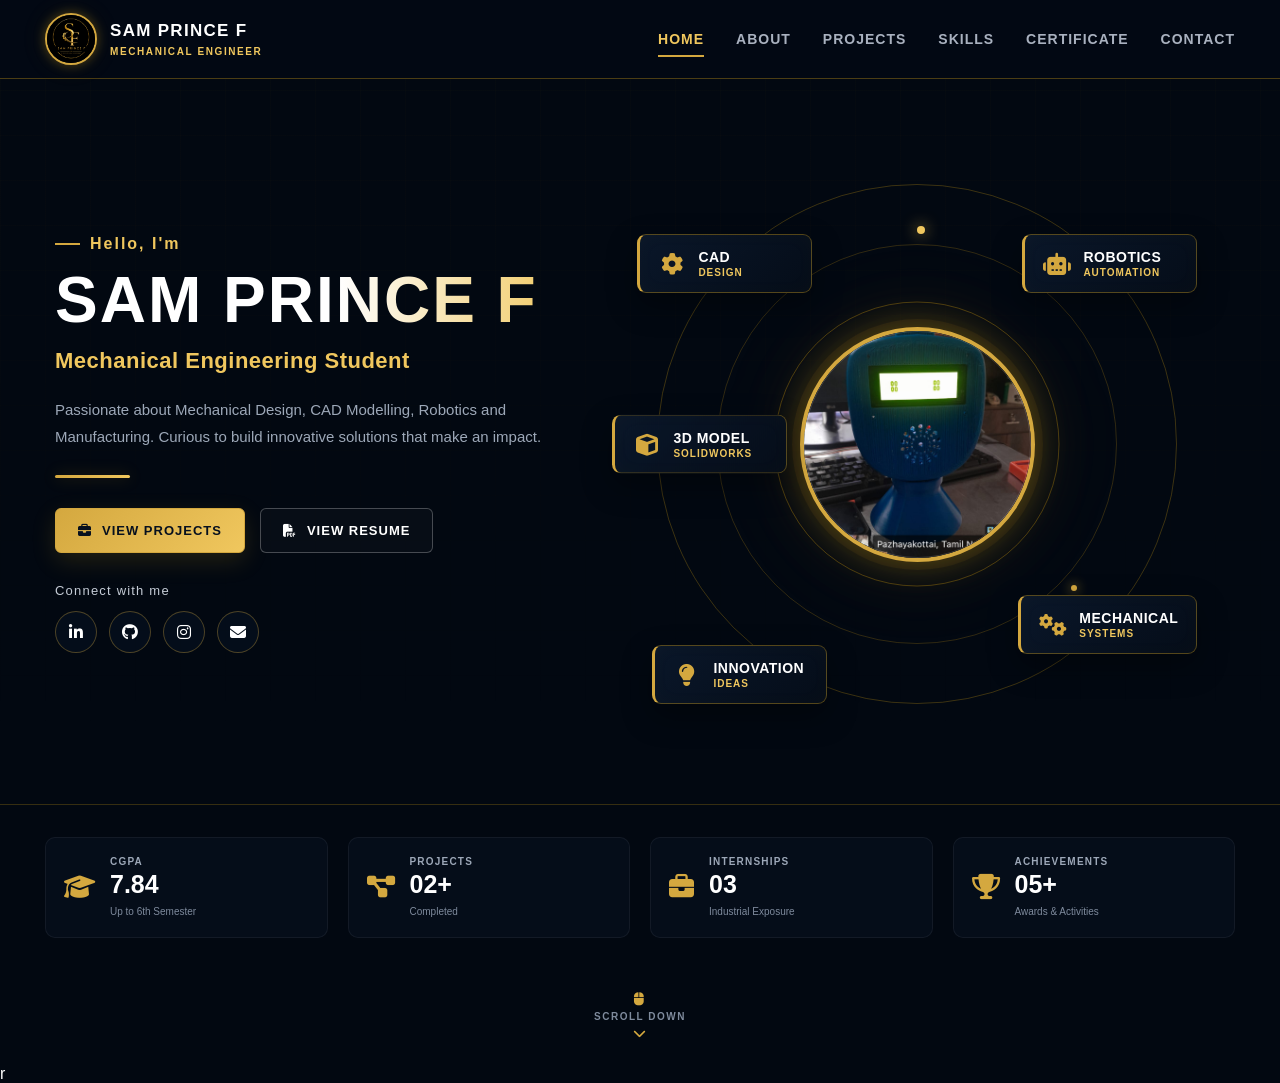
<file: index.html>
<!DOCTYPE html>
<html lang="en">

<head>
    <meta charset="UTF-8">
    <meta name="viewport" content="width=device-width, initial-scale=1.0">
    <title>Sam Prince F | Mechanical Engineering Student</title>

    <!-- Main CSS -->
    <link rel="stylesheet" href="style.css">

    <!-- Font Awesome -->
    <link rel="stylesheet" href="https://cdnjs.cloudflare.com/ajax/libs/font-awesome/6.5.2/css/all.min.css">

    <!-- Google Font -->
    <link href="https://fonts.googleapis.com/css2?family=Inter:wght@400;500;600;700;800&display=swap" rel="stylesheet">
</head>

<body>

    <!-- =========================================
         HEADER
    ========================================== -->
    <header>
        <nav class="navbar">

            <!-- Logo + Name -->
            <div class="brand">
                <div class="logo">
                    <a href="index.html">
                        <img src="logo.jpg.jpeg" alt="Sam Prince Logo">
                    </a>
                </div>
                <div class="brand-text">
                    <h3>SAM PRINCE F</h3>
                    <span>MECHANICAL ENGINEER</span>
                </div>
            </div>

            <!-- Navigation -->
            <ul class="nav-links">
                <li><a class="active" href="index.html">HOME</a></li>
                <li><a href="about.html">ABOUT</a></li>
                <li><a href="projects.html">PROJECTS</a></li>
                <li><a href="skills.html">SKILLS</a></li>
                <li><a href="certificate.html">CERTIFICATE</a></li>
                <li><a href="contact.html">CONTACT</a></li>
            </ul>

        </nav>
    </header>


    <!-- =========================================
         MAIN CONTENT
    ========================================== -->
    <main>

        <!-- =========================================
             HERO SECTION
        ========================================== -->
        <section class="hero">

            <!-- LEFT SIDE TEXT CONTENT -->
            <div class="hero-content">

                <p class="hello">Hello, I'm</p>
                <h1>SAM PRINCE F</h1>
                <h2>Mechanical Engineering Student</h2>

                <p class="description">
                    Passionate about Mechanical Design, CAD Modelling,
                    Robotics and Manufacturing. Curious to build innovative
                    solutions that make an impact.
                </p>

                <div class="gold-line"></div>

                <!-- BUTTONS -->
                <div class="buttons">
                    <a href="projects.html" class="btn gold-btn">
                        <i class="fa-solid fa-briefcase"></i>
                        <span>VIEW PROJECTS</span>
                    </a>

                    <a href="resume.pdf" target="_blank" rel="noopener noreferrer" class="btn resume-btn">
                        <i class="fa-solid fa-file-pdf"></i>
                        <span>VIEW RESUME</span>
                    </a>
                </div>

                <p class="connect">Connect with me</p>

                <!-- SOCIAL LINKS -->
                <div class="social">
                    <a href="#" aria-label="LinkedIn"><i class="fa-brands fa-linkedin-in"></i></a>
                    <a href="#" aria-label="GitHub"><i class="fa-brands fa-github"></i></a>
                    <a href="#" aria-label="Instagram"><i class="fa-brands fa-instagram"></i></a>
                    <a href="mailto:your-email@example.com" aria-label="Email"><i class="fa-solid fa-envelope"></i></a>
                </div>

            </div>


            <!-- =====================================
                 RIGHT SIDE DESIGN
                 PROJECT PHOTO INSIDE CENTER ROUND
                 + FLOATING TECH CARDS
            ====================================== -->
            <div class="hero-visual">

                <!-- CONCENTRIC ARCS -->
                <div class="circle circle1"></div>
                <div class="circle circle2"></div>
                <div class="circle circle3"></div>

                <!-- CENTER PROJECT PHOTO -->
                <div class="project-frame">
                    <img src="og project.jpeg" alt="OG Project">
                </div>

                <!-- CAD CARD -->
                <div class="tech-card cad-card">
                    <i class="fa-solid fa-gear"></i>
                    <div>
                        <strong>CAD</strong>
                        <span>DESIGN</span>
                    </div>
                </div>

                <!-- ROBOTICS CARD -->
                <div class="tech-card robotics-card">
                    <i class="fa-solid fa-robot"></i>
                    <div>
                        <strong>ROBOTICS</strong>
                        <span>AUTOMATION</span>
                    </div>
                </div>

                <!-- 3D MODEL CARD -->
                <div class="tech-card model-card">
                    <i class="fa-solid fa-cube"></i>
                    <div>
                        <strong>3D MODEL</strong>
                        <span>SOLIDWORKS</span>
                    </div>
                </div>

                <!-- MECHANICAL CARD -->
                <div class="tech-card mechanical-card">
                    <i class="fa-solid fa-cogs"></i>
                    <div>
                        <strong>MECHANICAL</strong>
                        <span>SYSTEMS</span>
                    </div>
                </div>

                <!-- INNOVATION CARD -->
                <div class="tech-card innovation-card">
                    <i class="fa-solid fa-lightbulb"></i>
                    <div>
                        <strong>INNOVATION</strong>
                        <span>IDEAS</span>
                    </div>
                </div>

            </div>

        </section>


        <!-- =========================================
             STATS SECTION
        ========================================== -->
        <section class="stats">

            <div class="stat">
                <i class="fa-solid fa-graduation-cap"></i>
                <div>
                    <p>CGPA</p>
                    <h2>7.84</h2>
                    <span>Up to 6th Semester</span>
                </div>
            </div>

            <div class="stat">
                <i class="fa-solid fa-diagram-project"></i>
                <div>
                    <p>PROJECTS</p>
                    <h2>02+</h2>
                    <span>Completed</span>
                </div>
            </div>

            <div class="stat">
                <i class="fa-solid fa-briefcase"></i>
                <div>
                    <p>INTERNSHIPS</p>
                    <h2>03</h2>
                    <span>Industrial Exposure</span>
                </div>
            </div>

            <div class="stat">
                <i class="fa-solid fa-trophy"></i>
                <div>
                    <p>ACHIEVEMENTS</p>
                    <h2>05+</h2>
                    <span>Awards &amp; Activities</span>
                </div>
            </div>

        </section>


        <!-- =========================================
             SCROLL DOWN
        ========================================== -->
        <div class="scroll">
            <i class="fa-solid fa-computer-mouse"></i>
            <span>SCROLL DOWN</span>
            <i class="fa-solid fa-chevron-down"></i>
        </div>

    </main>

    <!-- JavaScript -->
    <script src="script.js"></script>

</body>

</html>r
</file>
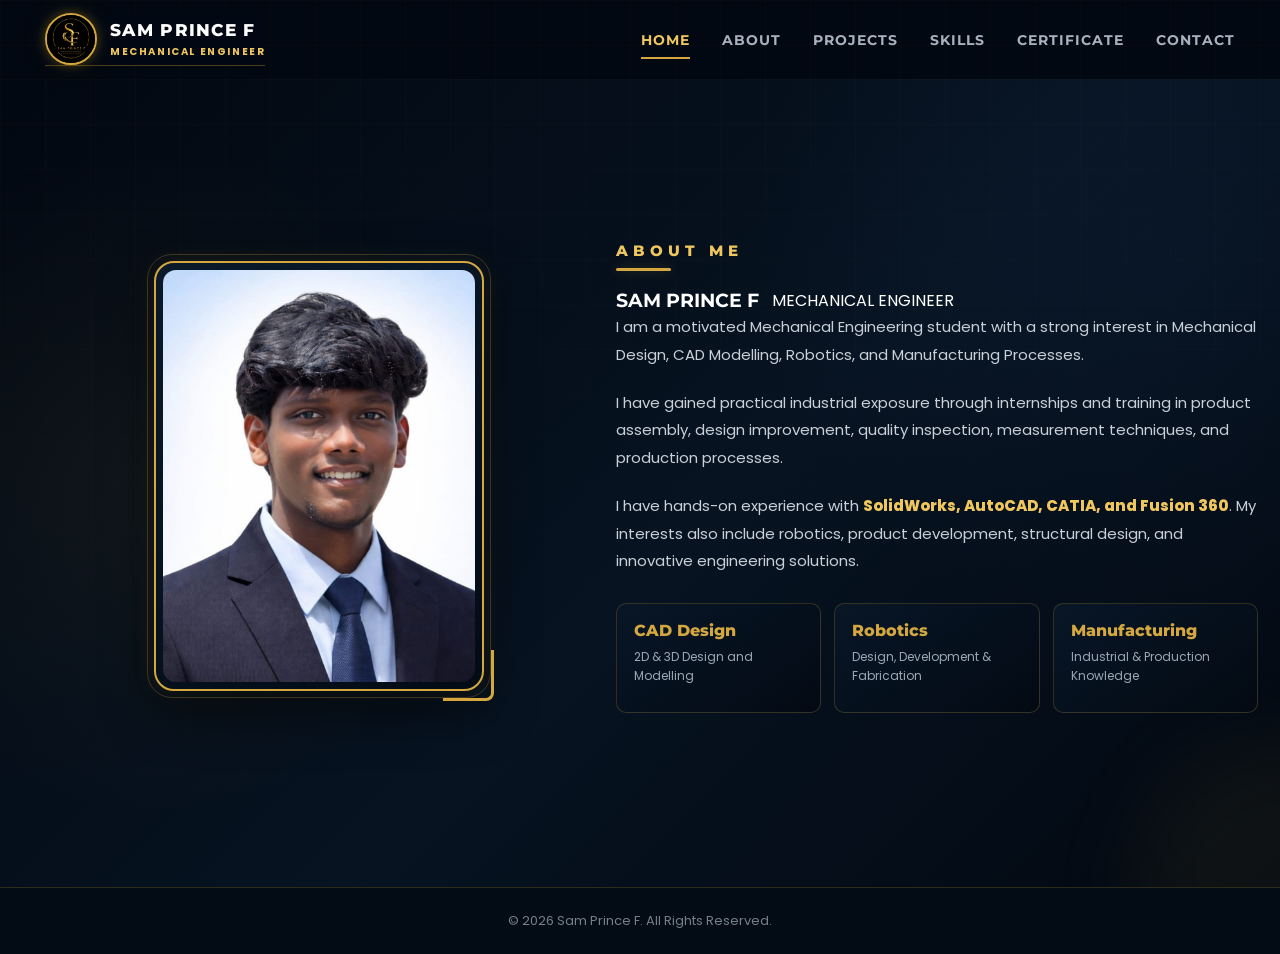
<file: about.html>
<!DOCTYPE html>
<html lang="en">
<head>
    <meta charset="UTF-8">
    <meta name="viewport" content="width=device-width, initial-scale=1.0">

    <title>About | Sam Prince F</title>

    <link rel="stylesheet" href="style.css">
     <link rel="preconnect" href="https://fonts.googleapis.com">
<link rel="preconnect" href="https://fonts.gstatic.com" crossorigin>

<link href="https://fonts.googleapis.com/css2?family=Montserrat:wght@400;500;600;700&family=Poppins:wght@400;500;600;700&display=swap" rel="stylesheet">
    <nav class="navbar">

</head>

<body>

    
<header>
   
        <!-- Logo + Name -->
       <div class="brand">

    <div class="logo">
        <a href="about.html">
            <img src="logo.jpg.jpeg" alt="Sam Prince F Logo">
        </a>
    </div>

    <div class="brand-text">
        <h3>SAM PRINCE F</h3>
        <span>MECHANICAL ENGINEER</span>
    </div>

</div>
</header>
</header>

        <!-- Navigation -->
        <ul class="nav-links">

            <li>
                <a class="active" href="index.html">HOME</a>
            </li>

            <li>
                <a href="about.html">ABOUT</a>
            </li>

            <li>
                <a href="projects.html">PROJECTS</a>
            </li>

            <li>
                <a href="skills.html">SKILLS</a>
            </li>

            <li>
                <a href="certificate.html">CERTIFICATE</a>
            </li>
            <li>
                <a href="contact.html">CONTACT</a>
            </li>


        </ul>

    </nav>
</header>


    <!-- ABOUT -->

    <section class="about-page">

        <div class="about-wrapper">

            <!-- PHOTO -->
            <div class="about-photo">

                <div class="photo-frame">
                    <img src="sam.jpg.jpeg" alt="Sam Prince F">
                </div>

            </div>


            <!-- CONTENT -->
            <div class="about-text">

                <p class="gold-title">ABOUT ME</p>

               <div class="brand">
    <h3>SAM PRINCE F</h3>
    <span>MECHANICAL ENGINEER</span>
</div>
                <p>
                    I am a motivated Mechanical Engineering student with a
                    strong interest in Mechanical Design, CAD Modelling,
                    Robotics, and Manufacturing Processes.
                </p>

                <p>
                    I have gained practical industrial exposure through
                    internships and training in product assembly, design
                    improvement, quality inspection, measurement techniques,
                    and production processes.
                </p>

                <p>
                    I have hands-on experience with
                    <strong>SolidWorks, AutoCAD, CATIA, and Fusion 360</strong>.
                    My interests also include robotics, product development,
                    structural design, and innovative engineering solutions.
                </p>


                <!-- HIGHLIGHTS -->

                <div class="about-cards">

                    <div class="about-card">
                        <h3>CAD Design</h3>
                        <p>2D & 3D Design and Modelling</p>
                    </div>

                    <div class="about-card">
                        <h3>Robotics</h3>
                        <p>Design, Development & Fabrication</p>
                    </div>

                    <div class="about-card">
                        <h3>Manufacturing</h3>
                        <p>Industrial & Production Knowledge</p>
                    </div>

                </div>

            </div>

        </div>

    </section>


    <!-- FOOTER -->

    <footer>
        <p>© 2026 Sam Prince F. All Rights Reserved.</p>
    </footer>

</body>
</html>
</file>
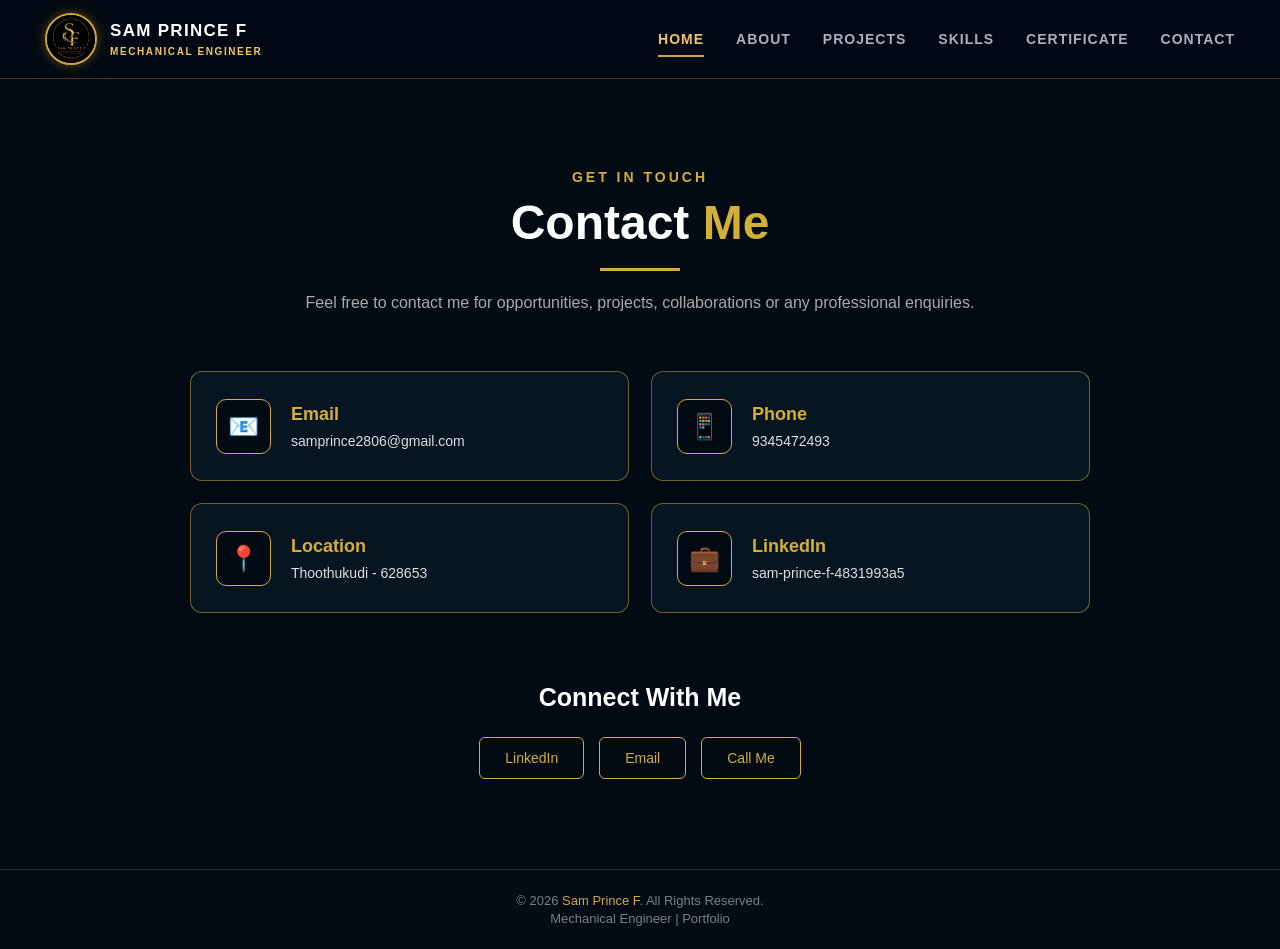
<file: contact.html>
<!DOCTYPE html>
<html lang="en">
<head>
    <meta charset="UTF-8">
    <meta name="viewport" content="width=device-width, initial-scale=1.0">

    <title>Contact | Sam Prince F</title>

    <link rel="stylesheet" href="style.css">
</head>
<!-- NAVBAR -->

<header>
    <nav class="navbar">

        <!-- Logo + Name -->
        <div class="brand">

            <div class="logo">
                <a href="index.html">
                    <img src="logo.jpg.jpeg" alt="Sam Prince Logo">
                </a>
            </div>
               <div class="brand-text">
        <h3>SAM PRINCE F</h3>
        <span>MECHANICAL ENGINEER</span>
    </div>


        </div>

        <!-- Navigation -->
        <ul class="nav-links">

            <li>
                <a class="active" href="index.html">HOME</a>
            </li>

            <li>
                <a href="about.html">ABOUT</a>
            </li>

            <li>
                <a href="projects.html">PROJECTS</a>
            </li>

            <li>
                <a href="skills.html">SKILLS</a>
            </li>

            <li>
                <a href="certificate.html">CERTIFICATE</a>
            </li>
            <li>
                <a href="contact.html">CONTACT</a>
            </li>


        </ul>

    </nav>
</header>


    <!-- ================= HEADER ================= -->

   


    <!-- ================= CONTACT SECTION ================= -->

    <section class="contact">

        <div class="contact-title">
            <p>GET IN TOUCH</p>
            <h1>Contact <span>Me</span></h1>

            <div class="title-line"></div>

            <p class="description">
                Feel free to contact me for opportunities, projects,
                collaborations or any professional enquiries.
            </p>
        </div>


        <div class="contact-container">

            <!-- EMAIL -->

            <a href="mailto:samprince2806@gmail.com"
               class="contact-card">

                <div class="contact-icon">
                    📧
                </div>

                <div class="contact-info">
                    <h3>Email</h3>
                    <p>samprince2806@gmail.com</p>
                </div>

            </a>


            <!-- PHONE -->

            <a href="tel:9345472493"
               class="contact-card">

                <div class="contact-icon">
                    📱
                </div>

                <div class="contact-info">
                    <h3>Phone</h3>
                    <p>9345472493</p>
                </div>

            </a>


            <!-- LOCATION -->

            <div class="contact-card">

                <div class="contact-icon">
                    📍
                </div>

                <div class="contact-info">
                    <h3>Location</h3>
                    <p>Thoothukudi - 628653</p>
                </div>

            </div>


            <!-- LINKEDIN -->

            <a href="https://www.linkedin.com/in/sam-prince-f-4831993a5/" 

               target="_blank"
               rel="noopener noreferrer"
               class="contact-card">

                <div class="contact-icon">
                    💼
                </div>

                <div class="contact-info">
                    <h3>LinkedIn</h3>
                    <p>sam-prince-f-4831993a5</p>
                </div>

            </a>

        </div>


        <!-- ================= SOCIAL LINKS ================= -->

        <div class="social-section">

            <h2>Connect With Me</h2>

            <div class="social-links">

                <a href="https://www.linkedin.com/in/sam-prince-f-4831993a5/"
                   target="_blank"
                   rel="noopener noreferrer">
                    LinkedIn
                </a>

                <a href="mailto:samprince2806@gmail.com">
                    Email
                </a>

                <a href="tel:9345472493">
                    Call Me
                </a>

            </div>

        </div>

    </section>


    <!-- ================= FOOTER ================= -->

    <footer class="footer">

        <p>
            © 2026 <span>Sam Prince F</span>. All Rights Reserved.
        </p>

        <p>
            Mechanical Engineer | Portfolio
        </p>

    </footer>


</body>
</html>
</file>
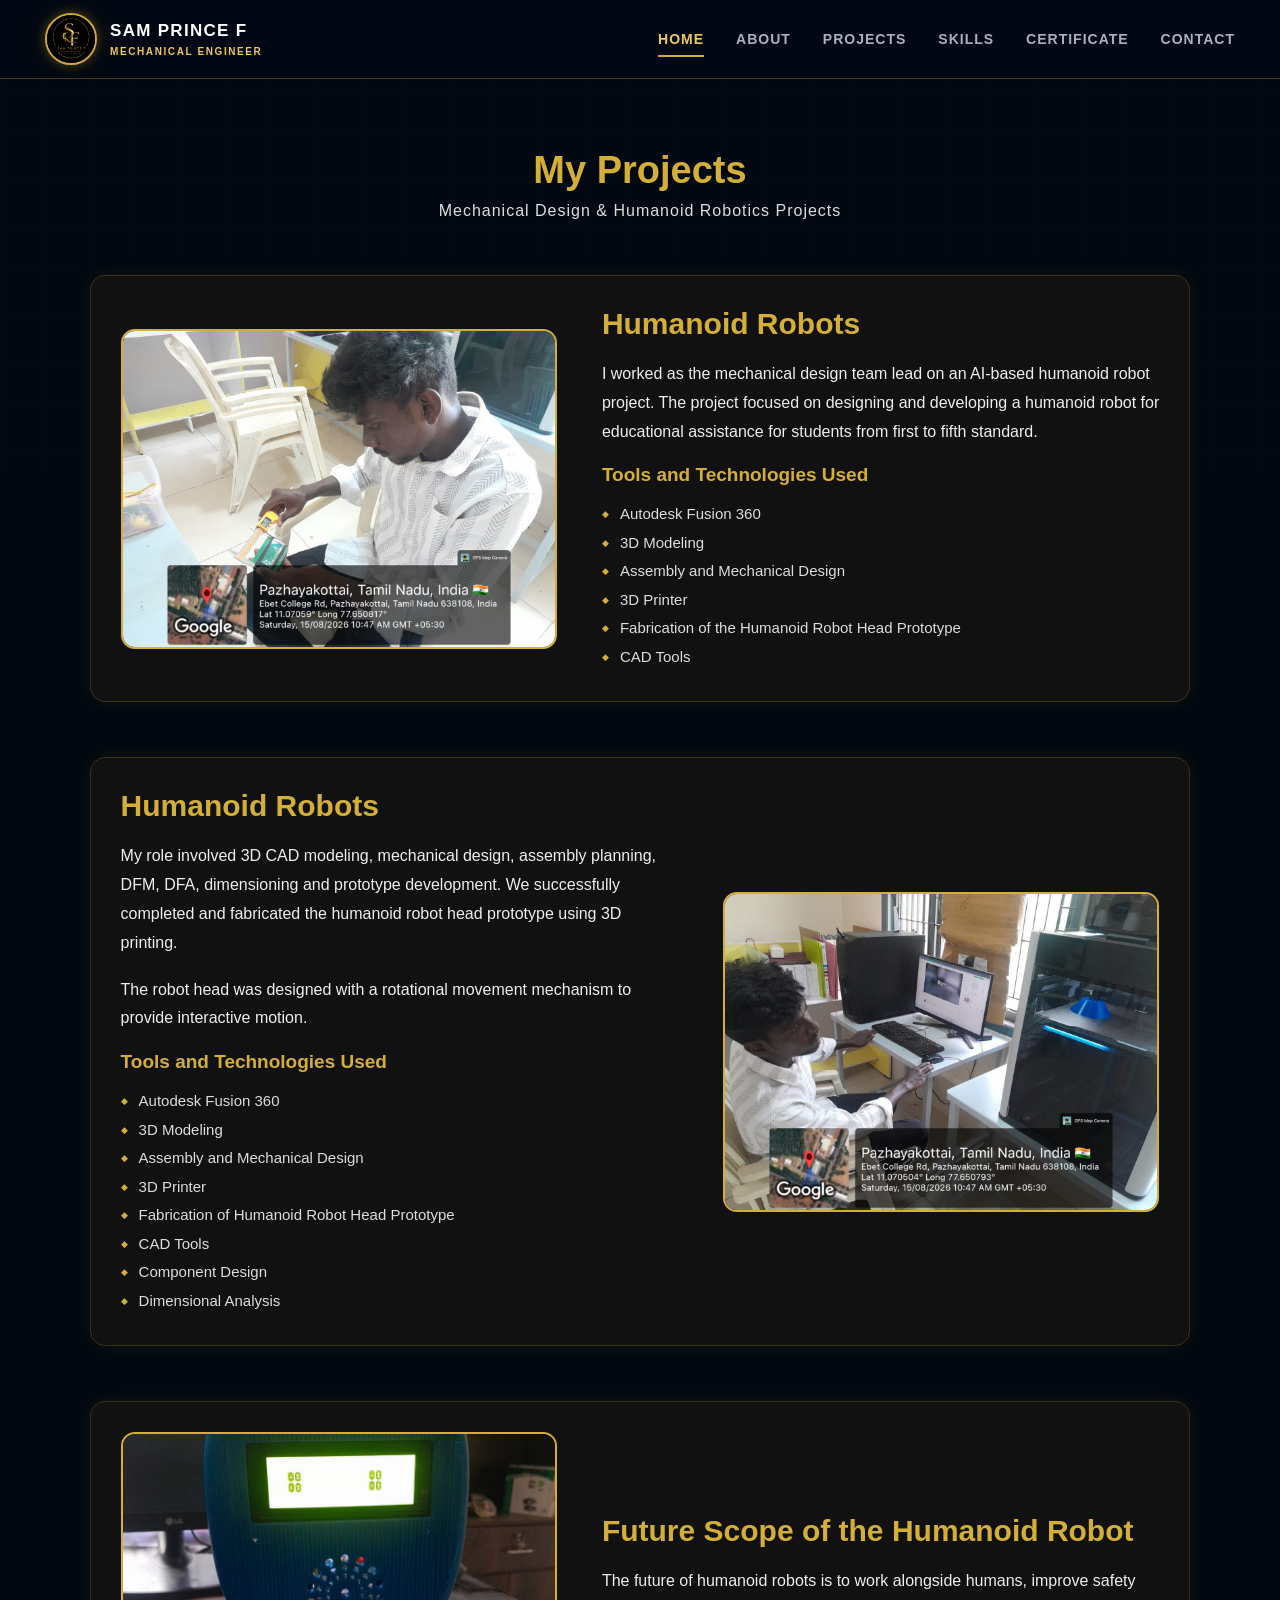
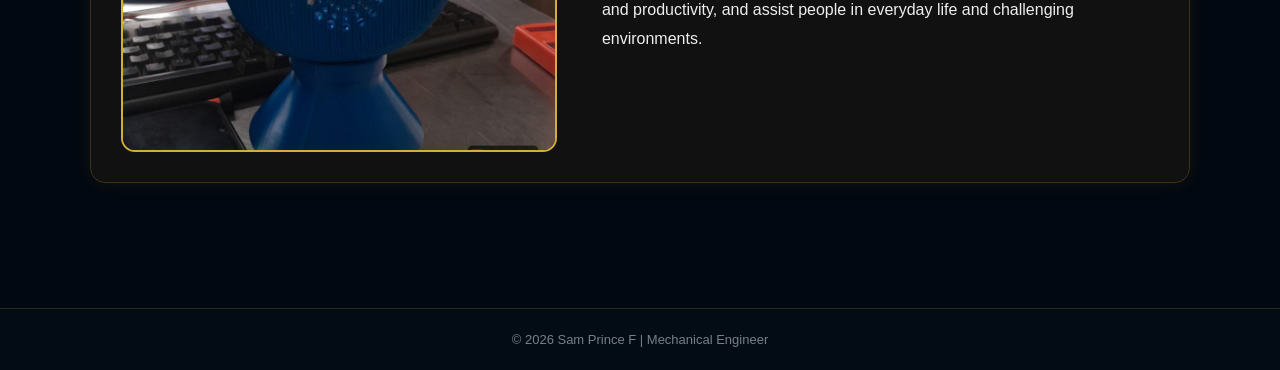
<file: projects.html>
<!DOCTYPE html>
<html lang="en">

<head>
    <meta charset="UTF-8">
    <meta name="viewport" content="width=device-width, initial-scale=1.0">

    <title>Projects | Sam Prince F</title>

    <link rel="stylesheet" href="style.css">
</head>

<header>
    <nav class="navbar">

        <!-- Logo + Name -->
        <div class="brand">
        <div class="logo">
        <a href="about.html">
            <img src="logo.jpg.jpeg" alt="Sam Prince F Logo">
        </a>
    </div>

    <div class="brand-text">
        <h3>SAM PRINCE F</h3>
        <span>MECHANICAL ENGINEER</span>
    </div>

</div>



        <!-- Navigation -->
        <ul class="nav-links">

            <li>
                <a class="active" href="index.html">HOME</a>
            </li>

            <li>
                <a href="about.html">ABOUT</a>
            </li>

            <li>
                <a href="projects.html">PROJECTS</a>
            </li>

            <li>
                <a href="skills.html">SKILLS</a>
            </li>

            <li>
                <a href="certificate.html">CERTIFICATE</a>
            </li>
            <li>
                <a href="contact.html">CONTACT</a>
            </li>


        </ul>

    </nav>
</header>


    <!-- PROJECTS -->
    <section class="projects">

        <div class="section-title">
            <h1>My Projects</h1>
            <p>Mechanical Design & Humanoid Robotics Projects</p>
        </div>


        <!-- PROJECT ONE -->
        <div class="project-card">

            <div class="project-image">
                <img src="project1.jpg.jpeg" alt="Humanoid Robot Project One">
            </div>

            <div class="project-content">

                <h2>Humanoid Robots</h2>

                <p>
                    I worked as the mechanical design team lead on an AI-based
                    humanoid robot project. The project focused on designing
                    and developing a humanoid robot for educational assistance
                    for students from first to fifth standard.
                </p>

                <h3>Tools and Technologies Used</h3>

                <ul>
                    <li>Autodesk Fusion 360</li>
                    <li>3D Modeling</li>
                    <li>Assembly and Mechanical Design</li>
                    <li>3D Printer</li>
                    <li>Fabrication of the Humanoid Robot Head Prototype</li>
                    <li>CAD Tools</li>
                </ul>

            </div>

        </div>


        <!-- PROJECT TWO -->
        <div class="project-card reverse">

            <div class="project-image">
                <img src="project2.jpg.jpeg" alt="Humanoid Robot Project Two">
            </div>

            <div class="project-content">

                <h2>Humanoid Robots</h2>

                <p>
                    My role involved 3D CAD modeling, mechanical design,
                    assembly planning, DFM, DFA, dimensioning and prototype
                    development. We successfully completed and fabricated the
                    humanoid robot head prototype using 3D printing.
                </p>

                <p>
                    The robot head was designed with a rotational movement
                    mechanism to provide interactive motion.
                </p>

                <h3>Tools and Technologies Used</h3>

                <ul>
                    <li>Autodesk Fusion 360</li>
                    <li>3D Modeling</li>
                    <li>Assembly and Mechanical Design</li>
                    <li>3D Printer</li>
                    <li>Fabrication of Humanoid Robot Head Prototype</li>
                    <li>CAD Tools</li>
                    <li>Component Design</li>
                    <li>Dimensional Analysis</li>
                </ul>

            </div>

        </div>


        <!-- PROJECT THREE -->
        <div class="project-card">

            <div class="project-image">
                <img src="og project.jpg.jpeg" alt="Humanoid Robot Project Three">
            </div>

            <div class="project-content">

                <h2>Future Scope of the Humanoid Robot</h2>

                <p>
                    The future of humanoid robots is to work alongside humans,
                    improve safety and productivity, and assist people in
                    everyday life and challenging environments.
                </p>

            </div>

        </div>

    </section>


    <!-- FOOTER -->
    <footer>
        <p>© 2026 Sam Prince F | Mechanical Engineer</p>
    </footer>

</body>

</html>
</file>
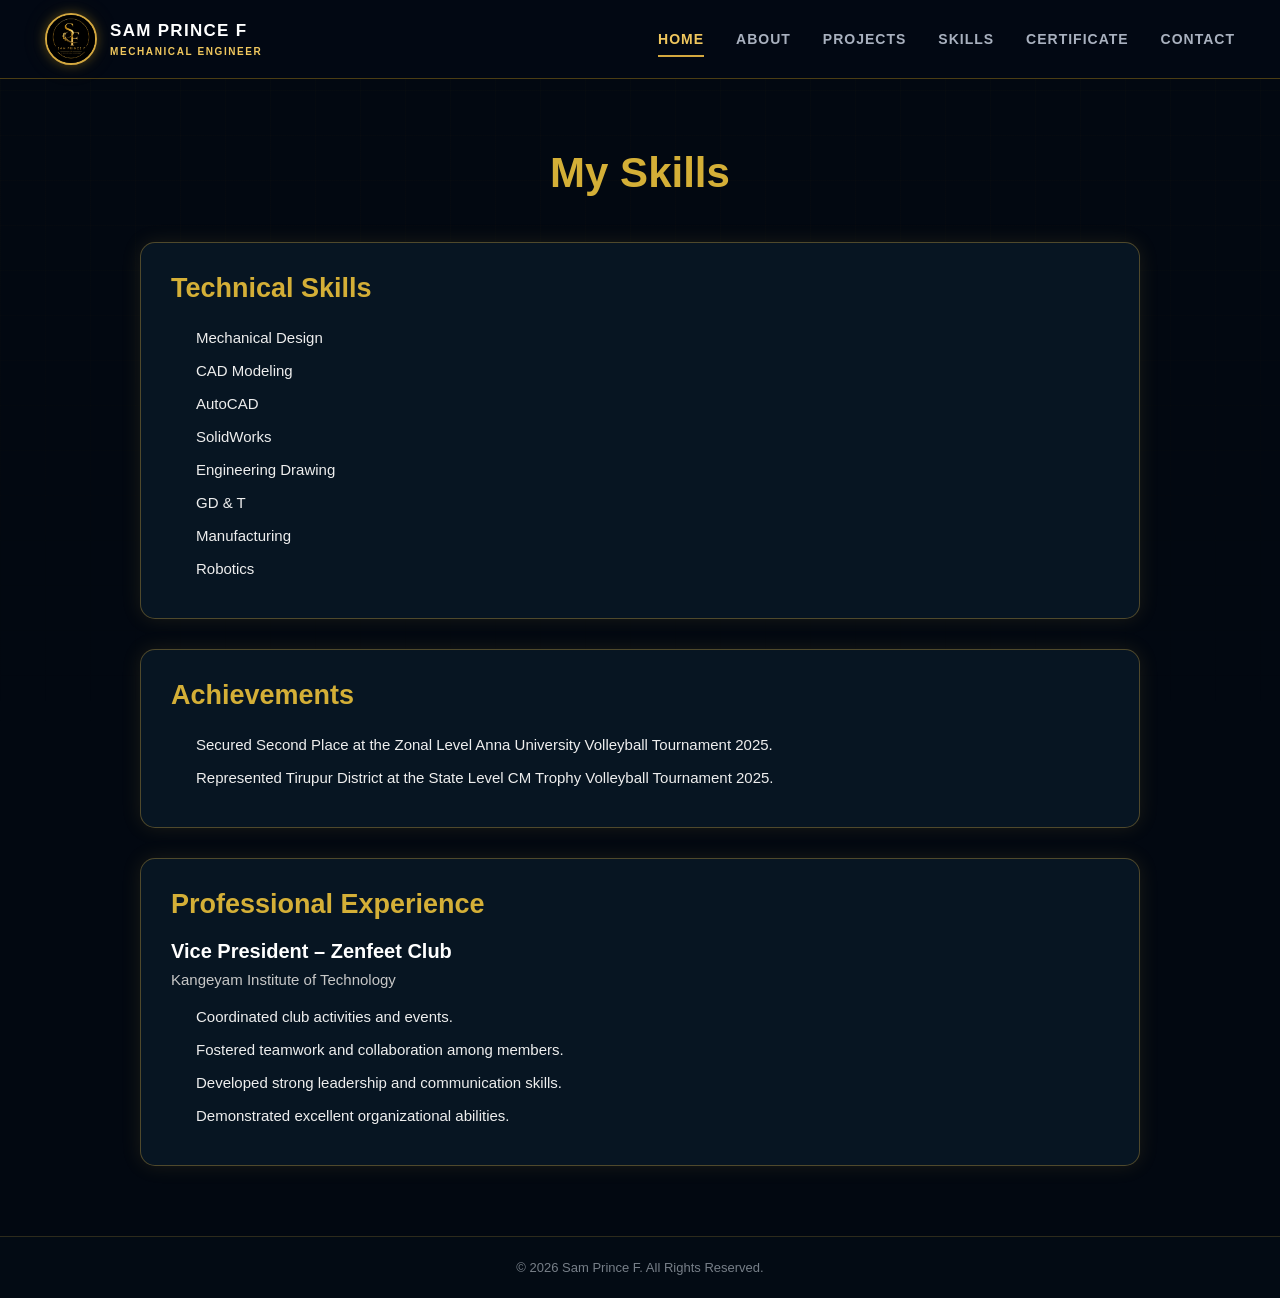
<file: skills.html>
<!DOCTYPE html>
<html lang="en">
<head>
    <meta charset="UTF-8">
    <meta name="viewport" content="width=device-width, initial-scale=1.0">

    <title>My Skills | Sam Prince F</title>

    <link rel="stylesheet" href="style.css">
</head>

<body>

    <!-- Header -->
    <header>
    <nav class="navbar">

        <!-- Logo + Name -->
        <div class="brand">

            <div class="logo">
                <a href="index.html">
                    <img src="logo.jpg.jpeg" alt="Sam Prince Logo">
                </a>
            </div>
               <div class="brand-text">
        <h3>SAM PRINCE F</h3>
        <span>MECHANICAL ENGINEER</span>
    </div>


        </div>

        <!-- Navigation -->
        <ul class="nav-links">

            <li>
                <a class="active" href="index.html">HOME</a>
            </li>

            <li>
                <a href="about.html">ABOUT</a>
            </li>

            <li>
                <a href="projects.html">PROJECTS</a>
            </li>

            <li>
                <a href="skills.html">SKILLS</a>
            </li>

            <li>
                <a href="certificate.html">CERTIFICATE</a>
            </li>
            <li>
                <a href="contact.html">CONTACT</a>
            </li>


        </ul>

    </nav>
</header>


    <!-- My Skills Section -->
    <section class="skills-section">

        <h1>My Skills</h1>

        <!-- Technical Skills -->
        <div class="skill-box">

            <h2>Technical Skills</h2>

            <ul>
                <li>Mechanical Design</li>
                <li>CAD Modeling</li>
                <li>AutoCAD</li>
                <li>SolidWorks</li>
                <li>Engineering Drawing</li>
                <li>GD & T</li>
                <li>Manufacturing</li>
                <li>Robotics</li>
            </ul>

        </div>


        <!-- Achievements -->
        <div class="skill-box">

            <h2>Achievements</h2>

            <ul>
                <li>
                    Secured Second Place at the Zonal Level
                    Anna University Volleyball Tournament 2025.
                </li>

                <li>
                    Represented Tirupur District at the State Level
                    CM Trophy Volleyball Tournament 2025.
                </li>
            </ul>

        </div>


        <!-- Professional Experience -->
        <div class="skill-box">

            <h2>Professional Experience</h2>

            <h3>Vice President – Zenfeet Club</h3>

            <p>
                Kangeyam Institute of Technology
            </p>

            <ul>
                <li>Coordinated club activities and events.</li>
                <li>Fostered teamwork and collaboration among members.</li>
                <li>Developed strong leadership and communication skills.</li>
                <li>Demonstrated excellent organizational abilities.</li>
            </ul>

        </div>

    </section>


    <!-- Footer -->
    <footer>
        <p>© 2026 Sam Prince F. All Rights Reserved.</p>
    </footer>

</body>
</html>
</file>
<file: style.css>
/* =========================================
   SAM PRINCE F - MECHANICAL ENGINEER
   PREMIUM PORTFOLIO HOME PAGE
========================================== */

/* =========================================
   RESET
========================================== */

* {
    margin: 0;
    padding: 0;
    box-sizing: border-box;
}

html {
    scroll-behavior: smooth;
}

body {
    font-family: 'Inter', sans-serif;
    background:
        radial-gradient(circle at 75% 35%, rgba(212, 160, 23, 0.08), transparent 28%),
        radial-gradient(circle at 15% 10%, rgba(28, 55, 95, 0.25), transparent 30%),
        linear-gradient(135deg, #030914 0%, #081222 50%, #020711 100%);
    color: #ffffff;
    overflow-x: hidden;
}

body::before {
    content: "";
    position: fixed;
    inset: 0;
    pointer-events: none;
    background-image:
        linear-gradient(rgba(212, 160, 23, 0.025) 1px, transparent 1px),
        linear-gradient(90deg, rgba(212, 160, 23, 0.025) 1px, transparent 1px);
    background-size: 45px 45px;
    mask-image: linear-gradient(to bottom, black, transparent 85%);
    z-index: -1;
}

a {
    text-decoration: none;
    color: inherit;
}

ul {
    list-style: none;
}

img {
    max-width: 100%;
    display: block;
}


/* =========================================
   VARIABLES
========================================== */

:root {
    --bg-dark: #030914;
    --bg-dark-2: #081222;
    --bg-card: rgba(9, 20, 37, 0.92);

    --gold: #d4a017;
    --gold-light: #f0c75e;
    --gold-soft: rgba(212, 160, 23, 0.18);

    --white: #ffffff;
    --text-muted: #9da8b8;
    --text-soft: #c5ccd6;

    --border: rgba(212, 160, 23, 0.38);
}


/* =========================================
   HEADER
========================================== */

header {
    position: sticky;
    top: 0;
    z-index: 1000;

    background: rgba(3, 9, 20, 0.92);
    backdrop-filter: blur(15px);

    border-bottom: 1px solid rgba(212, 160, 23, 0.35);
}

.navbar {
    width: 100%;
    max-width: 1450px;
    margin: auto;

    display: flex;
    align-items: center;
    justify-content: space-between;

    padding: 13px 45px;
}


/* =========================================
   BRAND
========================================== */

.brand {
    display: flex;
    align-items: center;
    gap: 13px;
}

.brand .logo img {
    width: 52px;
    height: 52px;

    border-radius: 50%;
    object-fit: cover;

    border: 2px solid var(--gold);

    box-shadow:
        0 0 12px rgba(212, 160, 23, 0.35),
        0 0 30px rgba(212, 160, 23, 0.08);
}

.brand-text {
    display: flex;
    flex-direction: column;
    line-height: 1.15;
}

.brand-text h3 {
    font-size: 17px;
    font-weight: 800;
    letter-spacing: 1.3px;
    color: var(--white);
}

.brand-text span {
    margin-top: 5px;

    font-size: 10px;
    font-weight: 700;
    letter-spacing: 1.6px;

    color: var(--gold-light);
}


/* =========================================
   NAVIGATION
========================================== */

.nav-links {
    display: flex;
    align-items: center;
    gap: 32px;
}

.nav-links a {
    position: relative;

    font-size: 14px;
    font-weight: 700;
    letter-spacing: 1px;

    color: #a9b1bf;

    padding: 10px 0;

    transition: 0.3s ease;
}

.nav-links a::after {
    content: "";

    position: absolute;
    left: 0;
    bottom: 0;

    width: 0;
    height: 2px;

    background: var(--gold);

    transition: width 0.3s ease;
}

.nav-links a:hover,
.nav-links a.active {
    color: var(--gold-light);
}

.nav-links a:hover::after,
.nav-links a.active::after {
    width: 100%;
}


/* =========================================
   HERO
========================================== */

.hero {
    position: relative;

    width: 100%;
    max-width: 1450px;
    min-height: 650px;

    margin: 0 auto;

    padding: 70px 55px 65px;

    display: flex;
    align-items: center;
    justify-content: space-between;

    gap: 40px;
}


/* =========================================
   HERO LEFT CONTENT
========================================== */

.hero-content {
    position: relative;
    z-index: 5;

    flex: 0 0 44%;
    max-width: 570px;
}

.hero-content .hello {
    display: inline-block;

    color: var(--gold-light);

    font-size: 16px;
    font-weight: 700;

    letter-spacing: 2px;

    margin-bottom: 14px;

    position: relative;
    padding-left: 35px;
}

.hero-content .hello::before {
    content: "";

    position: absolute;

    left: 0;
    top: 50%;

    width: 25px;
    height: 2px;

    background: var(--gold);

    transform: translateY(-50%);
}


/* NAME */

.hero-content h1 {
    font-size: clamp(48px, 5vw, 72px);

    font-weight: 800;

    line-height: 1.05;

    letter-spacing: 2px;

    margin-bottom: 14px;

    background: linear-gradient(
        90deg,
        #ffffff 20%,
        #ffffff 55%,
        var(--gold-light) 100%
    );

    -webkit-background-clip: text;
    background-clip: text;

    color: transparent;
}


/* TITLE */

.hero-content h2 {
    font-size: 22px;

    font-weight: 600;

    color: var(--gold-light);

    letter-spacing: 0.5px;

    margin-bottom: 22px;
}


/* DESCRIPTION */

.hero-content .description {
    max-width: 520px;

    font-size: 15px;

    line-height: 1.8;

    color: var(--text-muted);

    margin-bottom: 25px;
}


/* GOLD LINE */

.gold-line {
    width: 75px;
    height: 3px;

    background: linear-gradient(
        90deg,
        var(--gold),
        var(--gold-light)
    );

    border-radius: 20px;

    margin-bottom: 30px;

    box-shadow: 0 0 15px rgba(212, 160, 23, 0.3);
}


/* =========================================
   BUTTONS
========================================== */

.buttons {
    display: flex;

    gap: 15px;

    margin-bottom: 30px;

    flex-wrap: wrap;
}

.btn {
    min-width: 165px;

    display: inline-flex;

    align-items: center;
    justify-content: center;

    gap: 10px;

    padding: 14px 22px;

    border-radius: 6px;

    font-size: 13px;

    font-weight: 800;

    letter-spacing: 1px;

    transition: all 0.3s ease;
}

.gold-btn {
    color: #07101e;

    background: linear-gradient(
        135deg,
        var(--gold),
        var(--gold-light)
    );

    border: 1px solid var(--gold);

    box-shadow:
        0 8px 25px rgba(212, 160, 23, 0.16);
}

.gold-btn:hover {
    transform: translateY(-4px);

    box-shadow:
        0 12px 30px rgba(212, 160, 23, 0.3);
}

.resume-btn {
    color: var(--white);

    background: rgba(255, 255, 255, 0.025);

    border: 1px solid rgba(255, 255, 255, 0.25);
}

.resume-btn:hover {
    color: #07101e;

    background: var(--white);

    transform: translateY(-4px);
}


/* =========================================
   CONNECT
========================================== */

.connect {
    color: var(--text-soft);

    font-size: 13px;

    letter-spacing: 1.2px;

    margin-bottom: 13px;
}


/* =========================================
   SOCIAL
========================================== */

.social {
    display: flex;
    gap: 12px;
}

.social a {
    width: 42px;
    height: 42px;

    display: flex;
    align-items: center;
    justify-content: center;

    border-radius: 50%;

    border: 1px solid var(--border);

    background: rgba(7, 16, 30, 0.7);

    color: var(--white);

    font-size: 16px;

    transition: all 0.3s ease;
}

.social a:hover {
    color: #07101e;

    background: var(--gold);

    border-color: var(--gold);

    transform: translateY(-5px);

    box-shadow:
        0 8px 20px rgba(212, 160, 23, 0.25);
}


/* =========================================
   HERO VISUAL
========================================== */

.hero-visual {
    position: relative;

    flex: 1;

    width: 560px;
    max-width: 560px;

    height: 590px;

    margin: 0 auto;

    display: flex;

    align-items: center;
    justify-content: center;
}


/* =========================================
   CENTER GLOW
========================================== */

.hero-visual::before {
    content: "";

    position: absolute;

    width: 270px;
    height: 270px;

    border-radius: 50%;

    background: rgba(212, 160, 23, 0.07);

    filter: blur(35px);

    z-index: 0;
}


/* =========================================
   CONCENTRIC CIRCLES
========================================== */

.circle {
    position: absolute;

    top: 50%;
    left: 50%;

    transform: translate(-50%, -50%);

    border: 1px solid rgba(212, 160, 23, 0.28);

    border-radius: 50%;

    pointer-events: none;
}

.circle1 {
    width: 520px;
    height: 520px;

    animation: spin 45s linear infinite;
}

.circle2 {
    width: 400px;
    height: 400px;

    border-color: rgba(212, 160, 23, 0.22);

    animation: spinReverse 35s linear infinite;
}

.circle3 {
    width: 285px;
    height: 285px;

    border-color: rgba(212, 160, 23, 0.32);
}


/* SMALL ORBIT DOT */

.circle1::before {
    content: "";

    position: absolute;

    width: 8px;
    height: 8px;

    background: var(--gold-light);

    border-radius: 50%;

    top: 8%;
    left: 50%;

    box-shadow: 0 0 15px var(--gold);
}

.circle2::after {
    content: "";

    position: absolute;

    width: 6px;
    height: 6px;

    background: var(--gold);

    border-radius: 50%;

    bottom: 13%;
    right: 10%;

    box-shadow: 0 0 12px var(--gold);
}

@keyframes spin {
    from {
        transform: translate(-50%, -50%) rotate(0deg);
    }

    to {
        transform: translate(-50%, -50%) rotate(360deg);
    }
}

@keyframes spinReverse {
    from {
        transform: translate(-50%, -50%) rotate(360deg);
    }

    to {
        transform: translate(-50%, -50%) rotate(0deg);
    }
}


/* =========================================
   PROJECT PHOTO
========================================== */

.project-frame {
    position: relative;

    z-index: 10;

    width: 235px;
    height: 235px;

    border-radius: 50%;

    overflow: hidden;

    background: #07101e;

    border: 4px solid var(--gold);

    box-shadow:
        0 0 0 8px rgba(212, 160, 23, 0.07),
        0 0 35px rgba(212, 160, 23, 0.3),
        0 0 80px rgba(212, 160, 23, 0.08);
}

.project-frame::after {
    content: "";

    position: absolute;

    inset: 0;

    border-radius: 50%;

    border: 1px solid rgba(255, 255, 255, 0.15);

    pointer-events: none;
}

.project-frame img {
    width: 100%;
    height: 100%;

    object-fit: cover;

    transition: transform 0.6s ease;
}

.project-frame:hover img {
    transform: scale(1.07);
}


/* =========================================
   TECH CARDS
========================================== */

.tech-card {
    position: absolute;

    z-index: 20;

    min-width: 175px;

    display: flex;

    align-items: center;

    gap: 13px;

    padding: 14px 18px;

    border-radius: 9px;

    background:
        linear-gradient(
            135deg,
            rgba(10, 23, 42, 0.98),
            rgba(5, 13, 25, 0.98)
        );

    border: 1px solid rgba(212, 160, 23, 0.38);

    box-shadow:
        0 12px 30px rgba(0, 0, 0, 0.35),
        inset 0 0 20px rgba(212, 160, 23, 0.025);

    white-space: nowrap;

    transition:
        transform 0.3s ease,
        border-color 0.3s ease,
        box-shadow 0.3s ease;
}

.tech-card:hover {
    transform: translateY(-5px) !important;

    border-color: var(--gold-light);

    box-shadow:
        0 15px 35px rgba(0, 0, 0, 0.45),
        0 0 18px rgba(212, 160, 23, 0.12);
}

.tech-card i {
    color: var(--gold);

    font-size: 22px;

    width: 27px;

    text-align: center;
}

.tech-card strong {
    display: block;

    color: var(--white);

    font-size: 14px;

    font-weight: 800;

    letter-spacing: 0.5px;
}

.tech-card span {
    display: block;

    margin-top: 2px;

    color: var(--gold-light);

    font-size: 10px;

    font-weight: 600;

    letter-spacing: 1px;
}


/* =========================================
   CARD POSITIONS
========================================== */

.cad-card {
    top: 85px;
    left: 0;

    border-left: 3px solid var(--gold);
}

.robotics-card {
    top: 85px;
    right: 0;

    border-left: 3px solid var(--gold);
}

.model-card {
    top: 50%;
    left: -25px;

    transform: translateY(-50%);

    border-left: 3px solid var(--gold);
}

.mechanical-card {
    bottom: 85px;
    right: 0;

    border-left: 3px solid var(--gold);
}

.innovation-card {
    bottom: 35px;
    left: 15px;

    border-left: 3px solid var(--gold);
}


/* =========================================
   STATS
========================================== */

.stats {
    position: relative;

    width: 100%;
    max-width: 1350px;

    margin: 0 auto;

    padding: 32px 45px 55px;

    display: grid;

    grid-template-columns: repeat(4, 1fr);

    gap: 20px;

    border-top: 1px solid rgba(212, 160, 23, 0.25);
}

.stat {
    display: flex;

    align-items: center;

    gap: 15px;

    padding: 18px;

    border: 1px solid rgba(255, 255, 255, 0.06);

    border-radius: 10px;

    background: rgba(8, 18, 34, 0.5);

    transition: 0.3s ease;
}

.stat:hover {
    border-color: rgba(212, 160, 23, 0.3);

    transform: translateY(-3px);
}

.stat i {
    font-size: 25px;

    color: var(--gold);
}

.stat p {
    color: var(--text-muted);

    font-size: 10px;

    font-weight: 700;

    letter-spacing: 1.2px;

    margin-bottom: 3px;
}

.stat h2 {
    font-size: 25px;

    font-weight: 800;

    color: var(--white);

    margin-bottom: 2px;
}

.stat span {
    color: #7f8b9d;

    font-size: 10px;
}


/* =========================================
   SCROLL
========================================== */

.scroll {
    display: flex;

    flex-direction: column;

    align-items: center;

    gap: 5px;

    padding-bottom: 25px;

    color: #7f8b9d;

    font-size: 10px;

    font-weight: 600;

    letter-spacing: 1.5px;

    animation: bounce 2s ease-in-out infinite;
}

.scroll i {
    color: var(--gold);

    font-size: 13px;
}

@keyframes bounce {
    0%,
    100% {
        transform: translateY(0);
    }

    50% {
        transform: translateY(6px);
    }
}


/* =========================================
   TABLET
========================================== */

@media (max-width: 1150px) {

    .navbar {
        padding: 13px 25px;
    }

    .nav-links {
        gap: 20px;
    }

    .nav-links a {
        font-size: 12px;
    }

    .hero {
        padding: 60px 35px;
    }

    .hero-content h1 {
        font-size: 50px;
    }

    .hero-visual {
        transform: scale(0.9);
        transform-origin: center;
        margin-right: -25px;
    }

    .stats {
        padding-left: 30px;
        padding-right: 30px;
    }
}


/* =========================================
   MOBILE / SMALL TABLET
========================================== */

@media (max-width: 900px) {

    .navbar {
        flex-direction: column;

        gap: 15px;

        padding: 15px 20px;
    }

    .nav-links {
        flex-wrap: wrap;

        justify-content: center;

        gap: 15px 20px;
    }

    .hero {
        flex-direction: column;

        text-align: center;

        padding: 55px 20px 30px;

        gap: 20px;
    }

    .hero-content {
        max-width: 650px;
    }

    .hero-content .hello {
        padding-left: 0;
    }

    .hero-content .hello::before {
        display: none;
    }

    .hero-content .description {
        margin-left: auto;
        margin-right: auto;
    }

    .gold-line {
        margin-left: auto;
        margin-right: auto;
    }

    .buttons,
    .social {
        justify-content: center;
    }

    .hero-visual {
        width: 560px;
        height: 580px;

        margin-top: 10px;

        transform: scale(0.85);
    }

    .stats {
        grid-template-columns: repeat(2, 1fr);
    }
}


/* =========================================
   MOBILE
========================================== */

@media (max-width: 600px) {

    .brand .logo img {
        width: 45px;
        height: 45px;
    }

    .brand-text h3 {
        font-size: 14px;
    }

    .brand-text span {
        font-size: 8px;
    }

    .nav-links {
        gap: 10px 15px;
    }

    .nav-links a {
        font-size: 10px;
    }

    .hero {
        padding-top: 40px;
    }

    .hero-content h1 {
        font-size: 38px;

        letter-spacing: 1px;
    }

    .hero-content h2 {
        font-size: 18px;
    }

    .hero-content .description {
        font-size: 13px;
    }

    .btn {
        width: 100%;

        max-width: 220px;
    }

    .hero-visual {
        width: 500px;
        height: 530px;

        transform: scale(0.65);

        margin-top: -30px;
        margin-bottom: -50px;
    }

    .stats {
        grid-template-columns: 1fr;

        padding: 25px 20px 40px;
    }

    .stat {
        padding: 15px;
    }

    .scroll {
        padding-bottom: 20px;
    }
}


/* =========================================
   VERY SMALL SCREEN
========================================== */

@media (max-width: 400px) {

    .hero-content h1 {
        font-size: 32px;
    }

    .hero-visual {
        transform: scale(0.55);

        margin-top: -60px;
        margin-bottom: -100px;
    }

    .nav-links {
        gap: 8px 12px;
    }
}
/* =========================================
   SAM PRINCE F - ABOUT PAGE
   PREMIUM BLACK / NAVY / GOLD THEME
========================================= */


/* =========================================
   RESET
========================================= */

* {
    margin: 0;
    padding: 0;
    box-sizing: border-box;
}

html {
    scroll-behavior: smooth;
}

body {
    font-family: 'Inter', sans-serif;
    background: #020811;
    color: #ffffff;
    overflow-x: hidden;
}

a {
    text-decoration: none;
    color: inherit;
}

ul {
    list-style: none;
}

img {
    max-width: 100%;
    display: block;
}


/* =========================================
   COLOR VARIABLES
========================================= */

:root {
    --bg: #020811;
    --bg-card: #071522;

    --gold: #d4a83f;
    --gold-light: #f0c75e;

    --white: #ffffff;
    --text: #c9d0d8;
    --muted: #9da8b5;

    --border: rgba(212, 168, 63, 0.35);
}


/* =========================================
   ABOUT PAGE
========================================= */

.about-page {
    position: relative;

    min-height: calc(100vh - 92px);

    padding: 65px 6% 80px;

    background:
        radial-gradient(
            circle at 12% 50%,
            rgba(212, 168, 63, 0.06),
            transparent 28%
        ),
        radial-gradient(
            circle at 90% 20%,
            rgba(22, 49, 82, 0.18),
            transparent 30%
        ),
        linear-gradient(
            135deg,
            #020811 0%,
            #071321 55%,
            #020811 100%
        );

    display: flex;
    align-items: center;

    overflow: hidden;
}


/* =========================================
   BACKGROUND GRID
========================================= */

.about-page::before {
    content: "";

    position: absolute;

    inset: 0;

    pointer-events: none;

    background-image:
        linear-gradient(
            rgba(212, 168, 63, 0.025) 1px,
            transparent 1px
        ),
        linear-gradient(
            90deg,
            rgba(212, 168, 63, 0.025) 1px,
            transparent 1px
        );

    background-size: 45px 45px;

    mask-image:
        linear-gradient(
            to bottom,
            black,
            transparent 90%
        );
}


/* =========================================
   DECORATIVE GOLD GLOW
========================================= */

.about-page::after {
    content: "";

    position: absolute;

    width: 300px;
    height: 300px;

    right: -150px;
    bottom: -150px;

    border-radius: 50%;

    background: rgba(212, 168, 63, 0.06);

    filter: blur(40px);

    pointer-events: none;
}


/* =========================================
   MAIN WRAPPER
========================================= */

.about-wrapper {
    position: relative;

    z-index: 2;

    width: 100%;
    max-width: 1250px;

    margin: 0 auto;

    display: grid;

    grid-template-columns: 43% 57%;

    align-items: center;

    gap: 55px;
}


/* =========================================
   PHOTO AREA
========================================= */

.about-photo {
    position: relative;

    width: 100%;

    min-height: 500px;

    display: flex;

    align-items: center;

    justify-content: center;

    padding: 20px;
}


/* =========================================
   PHOTO FRAME
========================================= */

.photo-frame {
    position: relative;

    width: 330px;
    height: 430px;

    padding: 7px;

    background:
        linear-gradient(
            145deg,
            #0a1a2b,
            #030b15
        );

    border: 2px solid var(--gold);

    border-radius: 20px;

    /* IMPORTANT:
       Keep photo straight */
    transform: rotate(0deg);

    box-shadow:
        0 20px 50px rgba(0, 0, 0, 0.55),
        0 0 25px rgba(212, 168, 63, 0.12);

    transition:
        transform 0.4s ease,
        box-shadow 0.4s ease;
}


/* =========================================
   OUTER DECORATIVE FRAME
========================================= */

.photo-frame::before {
    content: "";

    position: absolute;

    inset: -9px;

    border: 1px solid rgba(212, 168, 63, 0.25);

    border-radius: 25px;

    z-index: -1;
}


/* =========================================
   GOLD CORNER DETAIL
========================================= */

.photo-frame::after {
    content: "";

    position: absolute;

    right: -12px;
    bottom: -12px;

    width: 48px;
    height: 48px;

    border-right: 3px solid var(--gold);
    border-bottom: 3px solid var(--gold);

    border-radius: 0 0 8px 0;

    pointer-events: none;
}


/* =========================================
   PHOTO
========================================= */

.photo-frame img {
    width: 100%;
    height: 100%;

    display: block;

    object-fit: cover;

    /*
       Move face slightly upward.
       This prevents the face from being
       cut at the bottom.
    */
    object-position: center 18%;

    border-radius: 13px;

    transform: none;

    transition:
        transform 0.45s ease,
        filter 0.45s ease;
}


/* =========================================
   PHOTO HOVER
========================================= */

.photo-frame:hover {
    transform: translateY(-6px);

    box-shadow:
        0 28px 60px rgba(0, 0, 0, 0.65),
        0 0 35px rgba(212, 168, 63, 0.18);
}

.photo-frame:hover img {
    transform: scale(1.02);

    filter: brightness(1.04);
}


/* =========================================
   ABOUT TEXT
========================================= */

.about-text {
    width: 100%;

    max-width: 650px;

    position: relative;

    z-index: 3;
}


/* =========================================
   ABOUT ME TITLE
========================================= */

.gold-title {
    position: relative;

    display: inline-block;

    color: var(--gold-light);

    font-size: 15px;

    font-weight: 800;

    letter-spacing: 5px;

    margin-bottom: 28px;

    text-transform: uppercase;
}


/* =========================================
   GOLD LINE
========================================= */

.gold-title::after {
    content: "";

    position: absolute;

    left: 0;
    bottom: -11px;

    width: 55px;
    height: 3px;

    border-radius: 10px;

    background: var(--gold);

    box-shadow:
        0 0 12px rgba(212, 168, 63, 0.3);
}


/* =========================================
   MAIN HEADING
========================================= */

.about-text h1 {
    color: var(--white);

    font-size: 40px;

    line-height: 1.25;

    font-weight: 800;

    letter-spacing: 0.3px;

    margin-bottom: 24px;
}


/* =========================================
   GOLD HEADING PART
========================================= */

.about-text h1 span {
    color: var(--gold-light);
}


/* =========================================
   PARAGRAPHS
========================================= */

.about-text > p:not(.gold-title) {
    color: var(--text);

    font-size: 15px;

    line-height: 1.85;

    margin-bottom: 20px;
}


/* =========================================
   HIGHLIGHTED TEXT
========================================= */

.about-text strong {
    color: var(--gold-light);

    font-weight: 800;
}


/* =========================================
   ABOUT CARDS
========================================= */

.about-cards {
    width: 100%;

    display: grid;

    grid-template-columns: repeat(3, 1fr);

    gap: 13px;

    margin-top: 28px;
}


/* =========================================
   CARD
========================================= */

.about-card {
    min-height: 110px;

    padding: 17px;

    background:
        linear-gradient(
            145deg,
            rgba(8, 23, 39, 0.96),
            rgba(3, 10, 19, 0.96)
        );

    border: 1px solid rgba(212, 168, 63, 0.22);

    border-radius: 10px;

    transition:
        transform 0.3s ease,
        border-color 0.3s ease,
        box-shadow 0.3s ease;
}


/* =========================================
   CARD HOVER
========================================= */

.about-card:hover {
    transform: translateY(-5px);

    border-color: var(--gold);

    box-shadow:
        0 12px 28px rgba(0, 0, 0, 0.35),
        0 0 18px rgba(212, 168, 63, 0.08);
}


/* =========================================
   CARD TITLE
========================================= */

.about-card h3 {
    color: var(--gold);

    font-size: 16px;

    font-weight: 800;

    margin-bottom: 8px;
}


/* =========================================
   CARD DESCRIPTION
========================================= */

.about-card p {
    color: var(--muted);

    font-size: 12px;

    line-height: 1.55;

    margin: 0;
}


/* =========================================
   TABLET
========================================= */

@media (max-width: 1100px) {

    .about-page {
        padding: 60px 35px 70px;
    }

    .about-wrapper {
        grid-template-columns: 42% 58%;

        gap: 35px;
    }

    .photo-frame {
        width: 290px;
        height: 390px;
    }

    .about-text h1 {
        font-size: 34px;
    }

    .about-text > p:not(.gold-title) {
        font-size: 14px;
    }

    .about-cards {
        grid-template-columns: repeat(2, 1fr);
    }
}


/* =========================================
   TABLET / SMALL LAPTOP
========================================= */

@media (max-width: 850px) {

    .about-page {
        min-height: auto;

        padding: 60px 25px 75px;
    }

    .about-wrapper {
        display: flex;

        flex-direction: column;

        gap: 45px;
    }

    .about-photo {
        width: 100%;

        min-height: 450px;
    }

    .about-text {
        width: 100%;

        max-width: 650px;

        text-align: center;
    }

    .gold-title::after {
        left: 50%;

        transform: translateX(-50%);
    }

    .about-text h1 {
        font-size: 34px;
    }

    .about-text > p:not(.gold-title) {
        font-size: 14px;
    }

    .about-cards {
        text-align: left;
    }
}


/* =========================================
   MOBILE
========================================= */

@media (max-width: 600px) {

    .about-page {
        padding: 45px 18px 65px;
    }

    .about-wrapper {
        gap: 35px;
    }

    .about-photo {
        min-height: 380px;

        padding: 15px;
    }

    .photo-frame {
        width: 255px;
        height: 330px;

        border-radius: 18px;
    }

    .photo-frame::before {
        inset: -7px;
    }

    .photo-frame::after {
        width: 38px;
        height: 38px;
    }

    .photo-frame img {
        object-position: center 16%;
    }

    .gold-title {
        font-size: 12px;

        letter-spacing: 4px;
    }

    .about-text h1 {
        font-size: 28px;

        line-height: 1.3;
    }

    .about-text > p:not(.gold-title) {
        font-size: 13px;

        line-height: 1.75;
    }

    .about-cards {
        grid-template-columns: 1fr;

        gap: 12px;
    }

    .about-card {
        min-height: auto;

        padding: 16px;

        text-align: left;
    }
}


/* =========================================
   VERY SMALL MOBILE
========================================= */

@media (max-width: 400px) {

    .photo-frame {
        width: 230px;
        height: 300px;
    }

    .about-text h1 {
        font-size: 25px;
    }

    .about-text > p:not(.gold-title) {
        font-size: 12px;
    }
}
/* =========================================
   PROJECTS PAGE
========================================= */

.projects { width: 86%; max-width: 1200px; margin: auto; padding: 70px 0; }

.section-title { text-align: center; margin-bottom: 55px; }
.section-title h1 { color: #d4af37; font-size: 38px; margin-bottom: 10px; }
.section-title p { color: #ddd; font-size: 16px; letter-spacing: 1px; }

.project-card {
    display: flex;
    align-items: center;
    gap: 45px;
    max-width: 1250px;
    margin: 0 auto 55px;
    padding: 30px;
    background: #111;
    border: 1px solid #3d3215;
    border-radius: 15px;
    box-shadow: 0 0 20px rgba(212, 175, 55, 0.08);
    transition: 0.4s ease;
}

.project-card:hover { transform: translateY(-8px); border-color: #d4af37; box-shadow: 0 0 30px rgba(212, 175, 55, 0.18); }
.project-card.reverse { flex-direction: row-reverse; }

/* Single image per project card, as used in projects.html */

.project-image {
    width: 42%;
    flex-shrink: 0;
}

.project-image img {
    width: 100%;
    height: 320px;
    object-fit: cover;
    border-radius: 14px;
    border: 2px solid #d4af37;
    display: block;
    transition: 0.4s ease;
}

.project-image img:hover { transform: scale(1.03); }

.project-content { flex: 1; }

.project-content h2 { color: #d4af37; font-size: 30px; margin-bottom: 18px; line-height: 1.2; }
.project-content p { color: #eee; font-size: 16px; line-height: 1.8; margin-bottom: 18px; }
.project-content h3 { color: #d4af37; font-size: 19px; margin-bottom: 14px; }

.project-content ul { list-style: none; }

.project-content li {
    color: #ddd;
    font-size: 15px;
    line-height: 1.9;
    padding-left: 18px;
    position: relative;
}

.project-content li::before {
    content: "◆";
    position: absolute;
    left: 0;
    top: 6px;
    color: #d4af37;
    font-size: 9px;
}


/* =========================================
   SKILLS PAGE (skills.html)
========================================= */

.skills-section {
    width: 90%;
    max-width: 1000px;
    margin: 70px auto;
}

.skills-section > h1 {
    text-align: center;
    color: #d4af37;
    font-size: 42px;
    margin-bottom: 45px;
}

.skill-box {
    width: 100%;
    margin-bottom: 30px;
    padding: 30px;
    background: #071522;
    border: 1px solid rgba(212, 168, 63, 0.35);
    border-radius: 15px;
    box-shadow: 0 0 20px rgba(212, 175, 55, 0.12);
    transition: 0.3s;
}

.skill-box:hover { transform: translateY(-5px); box-shadow: 0 0 25px rgba(212, 175, 55, 0.25); }

.skill-box h2 { color: #d4af37; font-size: 27px; margin-bottom: 20px; }
.skill-box h3 { color: #ffffff; font-size: 20px; margin-bottom: 8px; }
.skill-box p { color: #c7c7c7; font-size: 15px; margin-bottom: 15px; }

.skill-box ul { padding-left: 25px; }

.skill-box li {
    color: #eeeeee;
    font-size: 15px;
    line-height: 1.8;
    margin-bottom: 6px;
}

.skill-box li::marker { color: #d4af37; }


/* =========================================
   CONTACT PAGE
========================================= */

.contact { min-height: 85vh; padding: 90px 8%; background: #020b14; }

.contact-title { text-align: center; max-width: 750px; margin: auto; }

.contact-title > p:first-child { color: #d4af37; font-size: 14px; letter-spacing: 3px; font-weight: bold; margin-bottom: 10px; }
.contact-title h1 { font-size: 48px; color: white; }
.contact-title h1 span { color: #d4af37; }

.title-line { width: 80px; height: 3px; background: #d4af37; margin: 18px auto; }

.contact-title .description { color: #aaa; line-height: 1.7; font-size: 16px; max-width: 100%; }

.contact-container {
    max-width: 900px;
    margin: 55px auto 0;
    display: grid;
    grid-template-columns: repeat(2, 1fr);
    gap: 22px;
}

.contact-card {
    min-height: 110px;
    display: flex;
    align-items: center;
    gap: 20px;
    padding: 25px;
    background: #071522;
    border: 1px solid rgba(212, 175, 55, 0.5);
    border-radius: 12px;
    text-decoration: none;
    color: inherit;
    transition: all 0.3s ease;
}

.contact-card:hover { transform: translateY(-6px); border-color: #d4af37; box-shadow: 0 8px 25px rgba(212, 175, 55, 0.15); }

.contact-icon {
    min-width: 55px;
    height: 55px;
    display: flex;
    align-items: center;
    justify-content: center;
    background: #020b14;
    border: 1px solid #d4af37;
    border-radius: 10px;
    font-size: 25px;
}

.contact-info h3 { color: #d4af37; font-size: 18px; margin-bottom: 8px; }
.contact-info p { color: #ddd; font-size: 14px; word-break: break-word; }

.social-section { text-align: center; margin-top: 70px; }
.social-section h2 { color: white; font-size: 25px; margin-bottom: 25px; }

.social-links { display: flex; justify-content: center; gap: 15px; flex-wrap: wrap; }

.social-links a {
    padding: 12px 25px;
    border: 1px solid #d4af37;
    border-radius: 6px;
    color: #d4af37;
    text-decoration: none;
    font-size: 14px;
    transition: 0.3s;
}

.social-links a:hover { background: #d4af37; color: #020b14; }


/* =========================================
   CERTIFICATE PAGE
   (certificate.html already has its own <style> block
   for .certificate-section etc. — nothing needed here)
========================================= */


/* =========================================
   FOOTER (shared — plain <footer> and .footer both supported)
========================================= */

footer,
.footer {
    background: #030b14;
    border-top: 1px solid rgba(212, 168, 63, 0.20);
    text-align: center;
    padding: 20px;
    color: #777f88;
    font-size: 13px;
}

footer p,
.footer p { margin: 3px 0; }

footer span,
.footer span { color: #d4a83f; }


/* =========================================
   RESPONSIVE - TABLET
========================================= */

@media (max-width: 1150px) {
    .navbar { padding: 0 20px; }
    .nav-links { gap: 14px; }
    .nav-links li a { font-size: 11px; }

    .hero { grid-template-columns: 1fr; padding-top: 50px; }
    .hero-content { text-align: center; padding: 0; }
    .description { margin: auto; }
    .gold-line { margin: 28px auto; }
    .buttons { justify-content: center; }
    .social { justify-content: center; }
    .hero-visual { margin-top: 45px; }
}


/* =========================================
   RESPONSIVE - MOBILE
========================================= */

@media (max-width: 800px) {
    header { height: auto; }

    .navbar {
        height: auto;
        padding: 16px 20px;
        flex-wrap: wrap;
        justify-content: center;
        gap: 14px;
    }

    .nav-links {
        gap: 12px;
        flex-wrap: wrap;
        justify-content: center;
    }

    .nav-links li a { font-size: 11px; }

    .brand .logo { width: 45px; height: 45px; }
    .brand-text h3 { font-size: 13px; }
    .brand-text span { font-size: 8px; }

    .hero { padding: 50px 20px; min-height: auto; }
    .hero-content h1 { font-size: 48px; letter-spacing: -1px; }
    .hero-content h2 { font-size: 19px; }
    .description { font-size: 14px; }

    .hero-visual { height: 560px; margin-top: 30px; }
    .project-frame { width: 310px; height: 430px; }

    .circle1 { width: 480px; height: 480px; }
    .circle2 { width: 390px; height: 390px; }
    .circle3 { width: 310px; height: 310px; }

    .tech-card { min-width: 125px; padding: 11px; transform: scale(0.75); gap: 8px; }
    .tech-card i { font-size: 22px; }
    .tech-card strong, .tech-card span { font-size: 11px; }

   .cad-card {
    top: 65px;
    left: 25px;
}
    .stats {
        width: calc(100% - 30px);
        grid-template-columns: 1fr 1fr;
        gap: 20px;
        padding: 25px 15px;
        margin-top: 0;
    }

    .stat { border-right: 1px solid #34404c; padding: 10px; }
    .stat:nth-child(2) { border-right: none; }
    .stat i { font-size: 22px; }
    .stat h2 { font-size: 25px; }

    .about-page { padding: 70px 6%; }
    .about-wrapper { flex-direction: column; gap: 50px; text-align: center; }
    .photo-frame { width: 270px; height: 340px; }
    .about-text h1 { font-size: 34px; }
    .about-cards { justify-content: center; }

    .projects { padding: 45px 4%; }
    .section-title h1 { font-size: 32px; }

    .project-card { flex-direction: column; align-items: stretch; gap: 25px; padding: 22px; }
    .project-image { width: 100%; }
    .project-image img { height: 260px; }
    .project-content h2 { font-size: 26px; }
    .project-content p { font-size: 15px; line-height: 1.7; }

    .skills-section { width: 92%; margin: 45px auto; }
    .skills-section > h1 { font-size: 34px; margin-bottom: 30px; }
    .skill-box { padding: 22px; }
    .skill-box h2 { font-size: 24px; }
    .skill-box li { font-size: 14px; }

    .contact { padding: 60px 5%; }
    .contact-title h1 { font-size: 38px; }
    .contact-container { grid-template-columns: 1fr; margin-top: 40px; }
    .contact-card { padding: 20px; }
}


/* =========================================
   RESPONSIVE - SMALL MOBILE
========================================= */

@media (max-width: 500px) {
    .hero-content h1 { font-size: 40px; }
    .hero-content h2 { font-size: 17px; }
    .buttons { flex-direction: column; }
    .btn { width: 100%; max-width: 300px; }

    .hero-visual { height: 500px; }
    .project-frame { width: 255px; height: 360px; }

    .circle1 { width: 370px; height: 370px; }
    .circle2 { width: 300px; height: 300px; }
    .circle3 { width: 240px; height: 240px; }

    .tech-card { transform: scale(0.62); }
    .cad-card { left: -35px; top: 40px; }
    .robotics-card { right: -35px; top: 30px; }
    .model-card { left: -35px; bottom: 80px; }
    .mechanical-card { right: -35px; bottom: 130px; }
    .innovation-card { right: -25px; bottom: 15px; }

    .stats { grid-template-columns: 1fr; }
    .stat, .stat:nth-child(2) { border-right: none; border-bottom: 1px solid #34404c; padding-bottom: 18px; }
    .stat:last-child { border-bottom: none; }

    .brand-text h3 { font-size: 13px; }
    .brand-text span { font-size: 8px; }
    .brand .logo { width: 48px; height: 48px; }

    .contact-title h1 { font-size: 32px; }
    .contact-info p { font-size: 12px; }
}
body {
    font-family: 'Poppins', sans-serif;
}

h1,
h2,
h3,
.nav-links a,
.gold-title {
    font-family: 'Montserrat', sans-serif;
}
</file>
